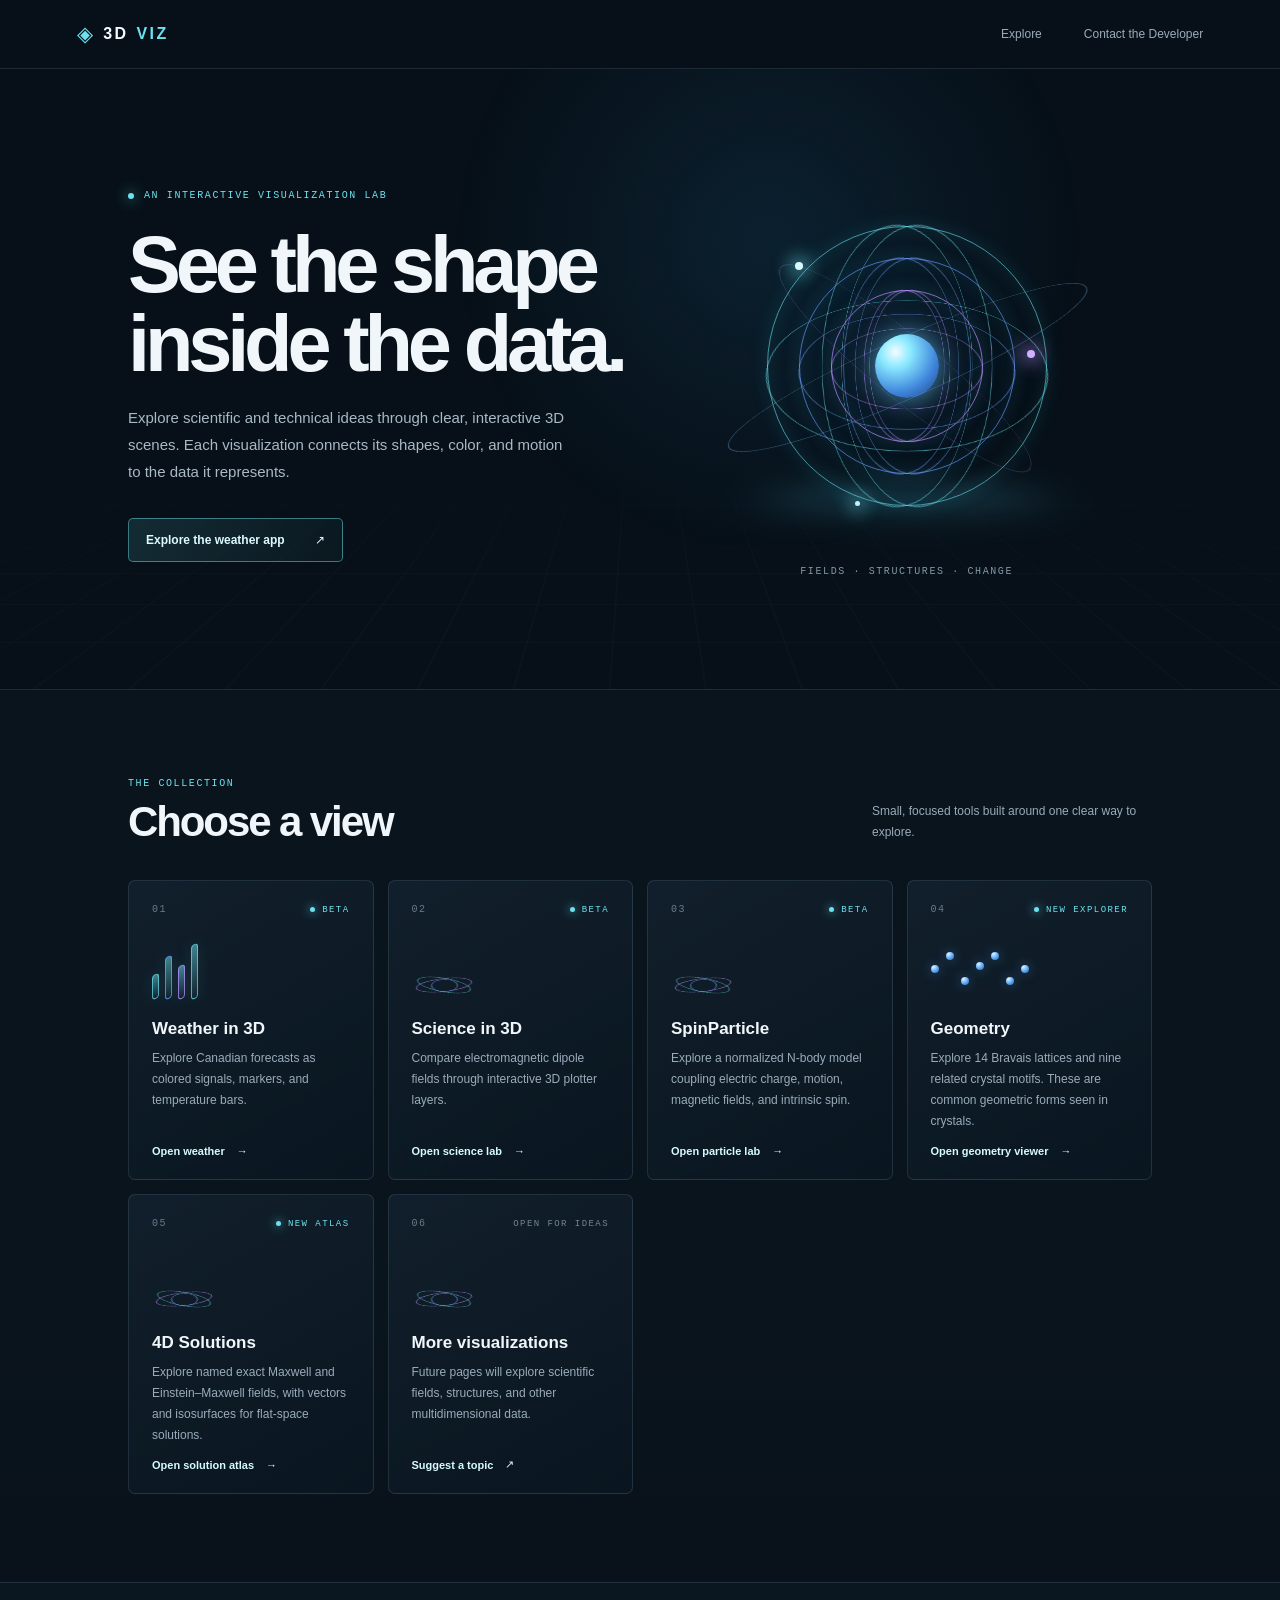
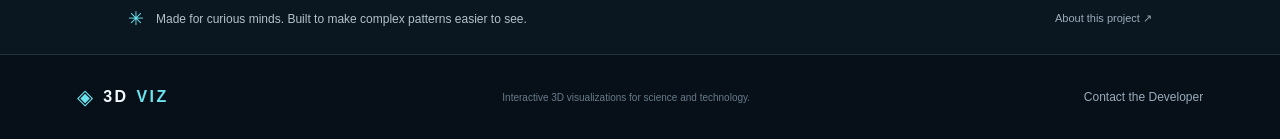
<file: index.html>
<!doctype html>
<html lang="en">
<head>
  <meta charset="utf-8">
  <meta name="viewport" content="width=device-width, initial-scale=1">
  <meta name="description" content="A collection of interactive 3D visualizations for science, technology, and data.">
  <meta name="theme-color" content="#071018">
  <title>3DViz — See data in depth</title>
  <link rel="stylesheet" href="./style.css">
</head>
<body>
  <header class="topbar">
    <a class="wordmark" href="./" aria-label="3DViz home"><span class="wordmark-icon" aria-hidden="true">◈</span>3D<span>VIZ</span></a>
    <nav aria-label="Main navigation">
      <a href="#apps">Explore</a>
      <a href="https://www.linkedin.com/in/warren-harding-29a0a673/" target="_blank" rel="noopener noreferrer">Contact the Developer</a>
    </nav>
  </header>

  <main>
    <section class="hero" aria-labelledby="hero-title">
      <div class="hero-copy">
        <p class="eyebrow"><span class="pulse-dot" aria-hidden="true"></span> AN INTERACTIVE VISUALIZATION LAB</p>
        <h1 id="hero-title">See the shape<br>inside the data.</h1>
        <p class="hero-description">Explore scientific and technical ideas through clear, interactive 3D scenes. Each visualization connects its shapes, color, and motion to the data it represents.</p>
        <a class="primary-link" href="./apps/weather/3dWeather.html">Explore the weather app <span aria-hidden="true">↗</span></a>
      </div>
      <div class="hero-art" role="img" aria-label="An animated set of nested, glowing wireframe forms">
        <div class="orbit-scene" aria-hidden="true">
          <div class="orbit-halo halo-one"></div>
          <div class="orbit-halo halo-two"></div>
          <div class="wire-sphere sphere-outer"><i></i><i></i><i></i></div>
          <div class="wire-sphere sphere-middle"><i></i><i></i><i></i></div>
          <div class="wire-sphere sphere-inner"><i></i><i></i><i></i></div>
          <div class="sphere-core"></div>
          <span class="orbit-node node-one"></span>
          <span class="orbit-node node-two"></span>
          <span class="orbit-node node-three"></span>
        </div>
        <p class="art-caption">FIELDS · STRUCTURES · CHANGE</p>
      </div>
      <div class="hero-grid" aria-hidden="true"></div>
    </section>

    <section class="apps-section" id="apps" aria-labelledby="apps-title">
      <div class="section-heading">
        <div><p class="eyebrow">THE COLLECTION</p><h2 id="apps-title">Choose a view</h2></div>
        <p class="section-note">Small, focused tools built around one clear way to explore.</p>
      </div>
      <div class="app-grid">
        <article class="app-card app-card--active">
          <div class="card-topline"><span class="app-number">01</span><span class="status status-live"><i></i> BETA</span></div>
          <div class="card-glyph weather-glyph" aria-hidden="true"><span></span><span></span><span></span><span></span></div>
          <h3>Weather in 3D</h3>
          <p>Explore Canadian forecasts as colored signals, markers, and temperature bars.</p>
          <a class="card-link" href="./apps/weather/3dWeather.html">Open weather <span aria-hidden="true">→</span></a>
        </article>
        <article class="app-card app-card--active">
          <div class="card-topline"><span class="app-number">02</span><span class="status status-live"><i></i> BETA</span></div>
          <div class="card-glyph field-glyph" aria-hidden="true"><span></span><span></span><span></span></div>
          <h3>Science in 3D</h3>
          <p>Compare electromagnetic dipole fields through interactive 3D plotter layers.</p>
          <a class="card-link" href="./apps/science/3dScience.html">Open science lab <span aria-hidden="true">→</span></a>
        </article>
        <article class="app-card app-card--active">
          <div class="card-topline"><span class="app-number">03</span><span class="status status-live"><i></i> BETA</span></div>
          <div class="card-glyph field-glyph" aria-hidden="true"><span></span><span></span><span></span></div>
          <h3>SpinParticle</h3>
          <p>Explore a normalized N-body model coupling electric charge, motion, magnetic fields, and intrinsic spin.</p>
          <a class="card-link" href="./apps/spin-particle/3dSpinParticle.html">Open particle lab <span aria-hidden="true">→</span></a>
        </article>
        <article class="app-card app-card--active">
          <div class="card-topline"><span class="app-number">04</span><span class="status status-live"><i></i> NEW EXPLORER</span></div>
          <div class="card-glyph geometry-glyph" aria-hidden="true"><span></span><span></span><span></span><span></span><span></span><span></span><span></span></div>
          <h3>Geometry</h3>
          <p>Explore 14 Bravais lattices and nine related crystal motifs. These are common geometric forms seen in crystals.</p>
          <a class="card-link" href="./apps/geometry/3dGeometry.html">Open geometry viewer <span aria-hidden="true">→</span></a>
        </article>
        <article class="app-card app-card--active">
          <div class="card-topline"><span class="app-number">05</span><span class="status status-live"><i></i> NEW ATLAS</span></div>
          <div class="card-glyph field-glyph" aria-hidden="true"><span></span><span></span><span></span></div>
          <h3>4D Solutions</h3>
          <p>Explore named exact Maxwell and Einstein–Maxwell fields, with vectors and isosurfaces for flat-space solutions.</p>
          <a class="card-link" href="./apps/solutions/4dSolutions.html">Open solution atlas <span aria-hidden="true">→</span></a>
        </article>
        <article class="app-card app-card--planned">
          <div class="card-topline"><span class="app-number">06</span><span class="status">OPEN FOR IDEAS</span></div>
          <div class="card-glyph field-glyph" aria-hidden="true"><span></span><span></span><span></span></div>
          <h3>More visualizations</h3>
          <p>Future pages will explore scientific fields, structures, and other multidimensional data.</p>
          <a class="card-link" href="https://www.linkedin.com/in/warren-harding-29a0a673/" target="_blank" rel="noopener noreferrer">Suggest a topic <span aria-hidden="true">↗</span></a>
        </article>
      </div>
    </section>

    <section class="about-strip" aria-label="About this project">
      <p><span class="about-mark" aria-hidden="true">✳</span> Made for curious minds. Built to make complex patterns easier to see.</p>
      <a href="./README.md">About this project <span aria-hidden="true">↗</span></a>
    </section>
  </main>

  <footer class="site-footer">
    <a class="wordmark" href="./"><span class="wordmark-icon" aria-hidden="true">◈</span>3D<span>VIZ</span></a>
    <p>Interactive 3D visualizations for science and technology.</p>
    <a href="https://www.linkedin.com/in/warren-harding-29a0a673/" target="_blank" rel="noopener noreferrer">Contact the Developer</a>
  </footer>
</body>
</html>
</file>
<file: style.css>
:root {
  color-scheme: dark;
  --bg: #071018;
  --panel: #0c1721;
  --panel-raised: #101f2b;
  --line: rgba(176, 218, 244, .13);
  --text: #f1f6fa;
  --muted: #9aabba;
  --quiet: #687b8b;
  --cyan: #6be3ef;
  --blue: #6e9dff;
  --violet: #ba8dff;
  font-family: Manrope, "Segoe UI", sans-serif;
  background: var(--bg);
  color: var(--text);
  font-synthesis: none;
  text-rendering: optimizeLegibility;
}

* { box-sizing: border-box; }
html { scroll-behavior: smooth; }
body { margin: 0; min-width: 320px; background: var(--bg); }
a { color: inherit; }
.topbar, .site-footer { display: flex; align-items: center; justify-content: space-between; gap: 24px; padding: 22px clamp(22px, 6vw, 88px); }
.topbar { position: relative; z-index: 2; border-bottom: 1px solid var(--line); background: rgba(7, 16, 24, .76); }
.wordmark { display: inline-flex; align-items: center; gap: 8px; color: #f5fbff; text-decoration: none; font-size: 16px; font-weight: 800; letter-spacing: .15em; }
.wordmark > span:last-child { color: var(--cyan); }
.wordmark-icon { color: var(--cyan); font-size: 21px; }
.topbar nav { display: flex; align-items: center; gap: clamp(18px, 4vw, 42px); }
.topbar nav a, .site-footer > a:last-child { color: var(--muted); font-size: 12px; text-decoration: none; transition: color .2s; }
.topbar nav a:hover, .site-footer > a:last-child:hover { color: var(--cyan); }
.hero { position: relative; display: grid; grid-template-columns: minmax(0, 1fr) minmax(350px, .92fr); align-items: center; min-height: 620px; padding: 72px clamp(22px, 10vw, 150px) 88px; overflow: hidden; isolation: isolate; }
.hero-grid { position: absolute; inset: 0; z-index: -2; opacity: .28; background-image: linear-gradient(rgba(100, 185, 225, .09) 1px, transparent 1px), linear-gradient(90deg, rgba(100, 185, 225, .09) 1px, transparent 1px); background-size: 62px 62px; transform: perspective(680px) rotateX(57deg) scale(1.55) translateY(20%); transform-origin: center bottom; mask-image: linear-gradient(to bottom, transparent 4%, #000 48%, #000 100%); }
.hero::before { content: ""; position: absolute; z-index: -1; width: 640px; height: 640px; left: 35%; top: -150px; border-radius: 50%; background: radial-gradient(circle, rgba(27, 92, 130, .22), rgba(7, 16, 24, 0) 69%); }
.hero-copy { z-index: 1; max-width: 580px; }
.eyebrow, .art-caption, .status, .app-number { font: 10px "DM Mono", Consolas, monospace; letter-spacing: .16em; }
.eyebrow { display: flex; align-items: center; gap: 10px; color: var(--cyan); }
.pulse-dot { width: 6px; height: 6px; border-radius: 50%; background: var(--cyan); box-shadow: 0 0 14px var(--cyan); }
h1 { margin: 25px 0 20px; font-size: clamp(48px, 6.2vw, 82px); line-height: .99; letter-spacing: -.065em; font-weight: 600; }
.hero-description { max-width: 450px; color: #a9b9c6; font-size: 15px; line-height: 1.8; }
.primary-link { display: inline-flex; align-items: center; gap: 30px; margin-top: 18px; padding: 14px 17px; border: 1px solid rgba(107, 227, 239, .48); border-radius: 5px; background: linear-gradient(110deg, rgba(107, 227, 239, .13), rgba(107, 227, 239, .04)); color: #ddfbff; font-size: 12px; font-weight: 700; text-decoration: none; transition: background .2s, border-color .2s, transform .2s; }
.primary-link:hover { transform: translateY(-2px); border-color: var(--cyan); background: rgba(107, 227, 239, .18); }
.hero-art { display: flex; align-items: center; flex-direction: column; justify-content: center; min-width: 0; }
.orbit-scene { position: relative; display: grid; place-items: center; width: min(36vw, 400px); aspect-ratio: 1; perspective: 900px; transform-style: preserve-3d; }
.orbit-scene::before { content: ""; position: absolute; width: 70%; height: 18%; bottom: 8%; border-radius: 50%; background: rgba(69, 186, 220, .18); filter: blur(28px); transform: rotateX(70deg); }
.wire-sphere { position: absolute; width: 70%; aspect-ratio: 1; border: 1px solid rgba(106, 227, 239, .62); border-radius: 50%; box-shadow: 0 0 20px rgba(56, 206, 240, .12), inset 0 0 20px rgba(56, 206, 240, .1); transform-style: preserve-3d; }
.wire-sphere i { position: absolute; inset: -1px; border: 1px solid currentColor; border-radius: 50%; opacity: .62; }
.wire-sphere i:nth-child(1) { transform: rotateY(58deg); }
.wire-sphere i:nth-child(2) { transform: rotateY(-58deg); }
.wire-sphere i:nth-child(3) { transform: rotateX(58deg); }
.sphere-outer { color: #6be3ef; animation: turn-outer 24s linear infinite; }
.sphere-middle { width: 54%; color: #6e9dff; border-color: rgba(110, 157, 255, .66); animation: turn-middle 17s linear infinite reverse; }
.sphere-inner { width: 38%; color: #ba8dff; border-color: rgba(186, 141, 255, .72); animation: turn-inner 12s linear infinite; }
.sphere-core { position: absolute; width: 16%; aspect-ratio: 1; border-radius: 50%; background: radial-gradient(circle at 32% 28%, #f5fcff, #8beaff 24%, #3f86dc 64%, #213b73 100%); box-shadow: 0 0 28px rgba(109, 208, 255, .7), 0 0 86px rgba(83, 135, 255, .28); }
.orbit-halo { position: absolute; width: 98%; height: 29%; border: 1px solid rgba(126, 192, 255, .38); border-radius: 50%; transform: rotate(-24deg) rotateX(59deg); }
.halo-two { width: 80%; height: 45%; border-color: rgba(182, 139, 255, .25); transform: rotate(39deg) rotateX(70deg); }
.orbit-node { position: absolute; width: 8px; height: 8px; border-radius: 50%; background: #d8faff; box-shadow: 0 0 18px 4px rgba(107, 227, 239, .8); }
.node-one { top: 24%; left: 22%; }.node-two { right: 18%; top: 46%; background: #cfb1ff; box-shadow: 0 0 18px 4px rgba(186, 141, 255, .8); }.node-three { left: 37%; bottom: 15%; width: 5px; height: 5px; }
.art-caption { margin: 0; color: #8198a8; }
.apps-section { padding: 78px clamp(22px, 10vw, 150px) 88px; border-top: 1px solid var(--line); background: linear-gradient(180deg, #09141d, #0a141d 72%, #09121a); }
.section-heading { display: flex; align-items: end; justify-content: space-between; gap: 24px; margin-bottom: 34px; }
.section-heading .eyebrow { margin-bottom: 9px; }
h2 { margin: 0; font-size: clamp(30px, 3.5vw, 42px); letter-spacing: -.05em; font-weight: 600; }
.section-note { max-width: 280px; margin: 0 0 4px; color: var(--muted); font-size: 12px; line-height: 1.7; }
.app-grid { display: grid; grid-template-columns: repeat(auto-fit, minmax(220px, 1fr)); gap: 14px; }
.app-card { position: relative; min-height: 300px; padding: 23px; border: 1px solid var(--line); border-radius: 7px; background: linear-gradient(150deg, rgba(19, 34, 47, .86), rgba(10, 22, 32, .92)); transition: border-color .2s, transform .2s, background .2s; }
.app-card--active:hover { transform: translateY(-4px); border-color: rgba(107, 227, 239, .42); background: linear-gradient(150deg, rgba(20, 43, 56, .95), rgba(10, 22, 32, .96)); }
.card-topline { display: flex; align-items: center; justify-content: space-between; }
.app-number { color: #667b8b; }
.status { display: inline-flex; align-items: center; gap: 7px; color: #738695; font-size: 9px; }
.status-live { color: var(--cyan); }
.status-live i { width: 5px; height: 5px; border-radius: 50%; background: var(--cyan); box-shadow: 0 0 10px var(--cyan); }
.card-glyph { position: relative; display: flex; align-items: end; gap: 6px; height: 60px; margin: 24px 0 20px; }
.weather-glyph span { width: 7px; border: 1px solid rgba(107, 227, 239, .68); border-radius: 6px; background: linear-gradient(180deg, rgba(107, 227, 239, .52), rgba(107, 227, 239, .03)); box-shadow: 0 0 15px rgba(107, 227, 239, .12); transform: skewY(-22deg); }
.weather-glyph span:nth-child(1) { height: 25px; }.weather-glyph span:nth-child(2) { height: 43px; border-color: rgba(110, 157, 255, .75); }.weather-glyph span:nth-child(3) { height: 34px; border-color: rgba(186, 141, 255, .75); }.weather-glyph span:nth-child(4) { height: 55px; }
.csv-glyph { align-items: center; gap: 5px; }
.csv-glyph span { width: 12px; border: 1px solid rgba(110, 157, 255, .5); background: rgba(110, 157, 255, .12); border-radius: 2px; transform: skewY(-22deg); }
.csv-glyph span:nth-child(1), .csv-glyph span:nth-child(6) { height: 18px; }.csv-glyph span:nth-child(2), .csv-glyph span:nth-child(5) { height: 35px; }.csv-glyph span:nth-child(3) { height: 52px; }.csv-glyph span:nth-child(4) { height: 27px; }
.field-glyph span { position: absolute; left: 3px; width: 58px; height: 28px; border: 1px solid rgba(186, 141, 255, .62); border-radius: 50%; transform: rotateX(62deg) rotate(-16deg); }
.field-glyph span:nth-child(2) { transform: rotateX(62deg) rotate(25deg); border-color: rgba(107, 227, 239, .55); }.field-glyph span:nth-child(3) { left: 19px; width: 27px; height: 27px; border-color: rgba(110, 157, 255, .7); }
.geometry-glyph { align-items: center; gap: 7px; }
.geometry-glyph span { width: 8px; height: 8px; border-radius: 50%; background: radial-gradient(circle at 30% 25%, #e3f4ff, #6bb5ff 45%, #255d9a); box-shadow: 0 0 12px rgba(91, 169, 248, .42); }
.geometry-glyph span:nth-child(2), .geometry-glyph span:nth-child(5) { transform: translateY(-13px); }
.geometry-glyph span:nth-child(3), .geometry-glyph span:nth-child(6) { transform: translateY(12px); }
.geometry-glyph span:nth-child(4) { transform: translateY(-3px); }
.app-card h3 { margin: 0 0 9px; font-size: 17px; font-weight: 600; }
.app-card p { max-width: 280px; margin: 0; color: var(--muted); font-size: 12px; line-height: 1.75; }
.card-link { position: absolute; left: 23px; bottom: 22px; display: inline-flex; align-items: center; gap: 12px; color: #d7faff; font-size: 11px; font-weight: 700; text-decoration: none; }
.card-link:not(.card-link--disabled):hover { color: var(--cyan); }
.card-link--disabled { color: #748594; cursor: not-allowed; }
.about-strip { display: flex; align-items: center; justify-content: space-between; gap: 20px; padding: 24px clamp(22px, 10vw, 150px); border-top: 1px solid var(--line); border-bottom: 1px solid var(--line); background: #0b1720; }
.about-strip p { display: flex; align-items: center; gap: 12px; margin: 0; color: #b2c1cb; font-size: 12px; }
.about-mark { color: var(--cyan); font-size: 19px; }
.about-strip > a { color: var(--muted); font-size: 11px; text-decoration: none; white-space: nowrap; }
.about-strip > a:hover { color: var(--cyan); }
.site-footer { padding-top: 30px; padding-bottom: 30px; }
.site-footer p { margin: 0; color: var(--quiet); font-size: 10px; text-align: center; }
@keyframes turn-outer { from { transform: rotateY(0) rotateX(13deg); } to { transform: rotateY(360deg) rotateX(13deg); } }
@keyframes turn-middle { from { transform: rotateX(0) rotateY(24deg); } to { transform: rotateX(360deg) rotateY(24deg); } }
@keyframes turn-inner { from { transform: rotateY(0) rotateZ(18deg); } to { transform: rotateY(360deg) rotateZ(18deg); } }
@media (max-width: 800px) {
  .hero { grid-template-columns: 1fr; min-height: auto; padding-top: 68px; text-align: center; }
  .hero-copy { margin: auto; }.eyebrow { justify-content: center; }.hero-description { margin-inline: auto; }
  .hero-art { margin-top: 25px; }.orbit-scene { width: min(70vw, 370px); }
  .app-grid { grid-template-columns: 1fr; }.app-card { min-height: 260px; }
  .section-heading { align-items: start; flex-direction: column; }.section-note { max-width: 420px; }
}
@media (max-width: 520px) {
  .topbar, .site-footer { padding-inline: 18px; }.topbar nav { gap: 14px; }.topbar nav a { font-size: 10px; }
  .hero { padding-inline: 20px; }.apps-section { padding-inline: 18px; }.about-strip { align-items: start; flex-direction: column; padding-inline: 18px; }
  .site-footer { align-items: start; flex-direction: column; }.site-footer p { text-align: left; }
}
@media (prefers-reduced-motion: reduce) {
  *, *::before, *::after { scroll-behavior: auto !important; animation-duration: .01ms !important; animation-iteration-count: 1 !important; transition-duration: .01ms !important; }
}
</file>
